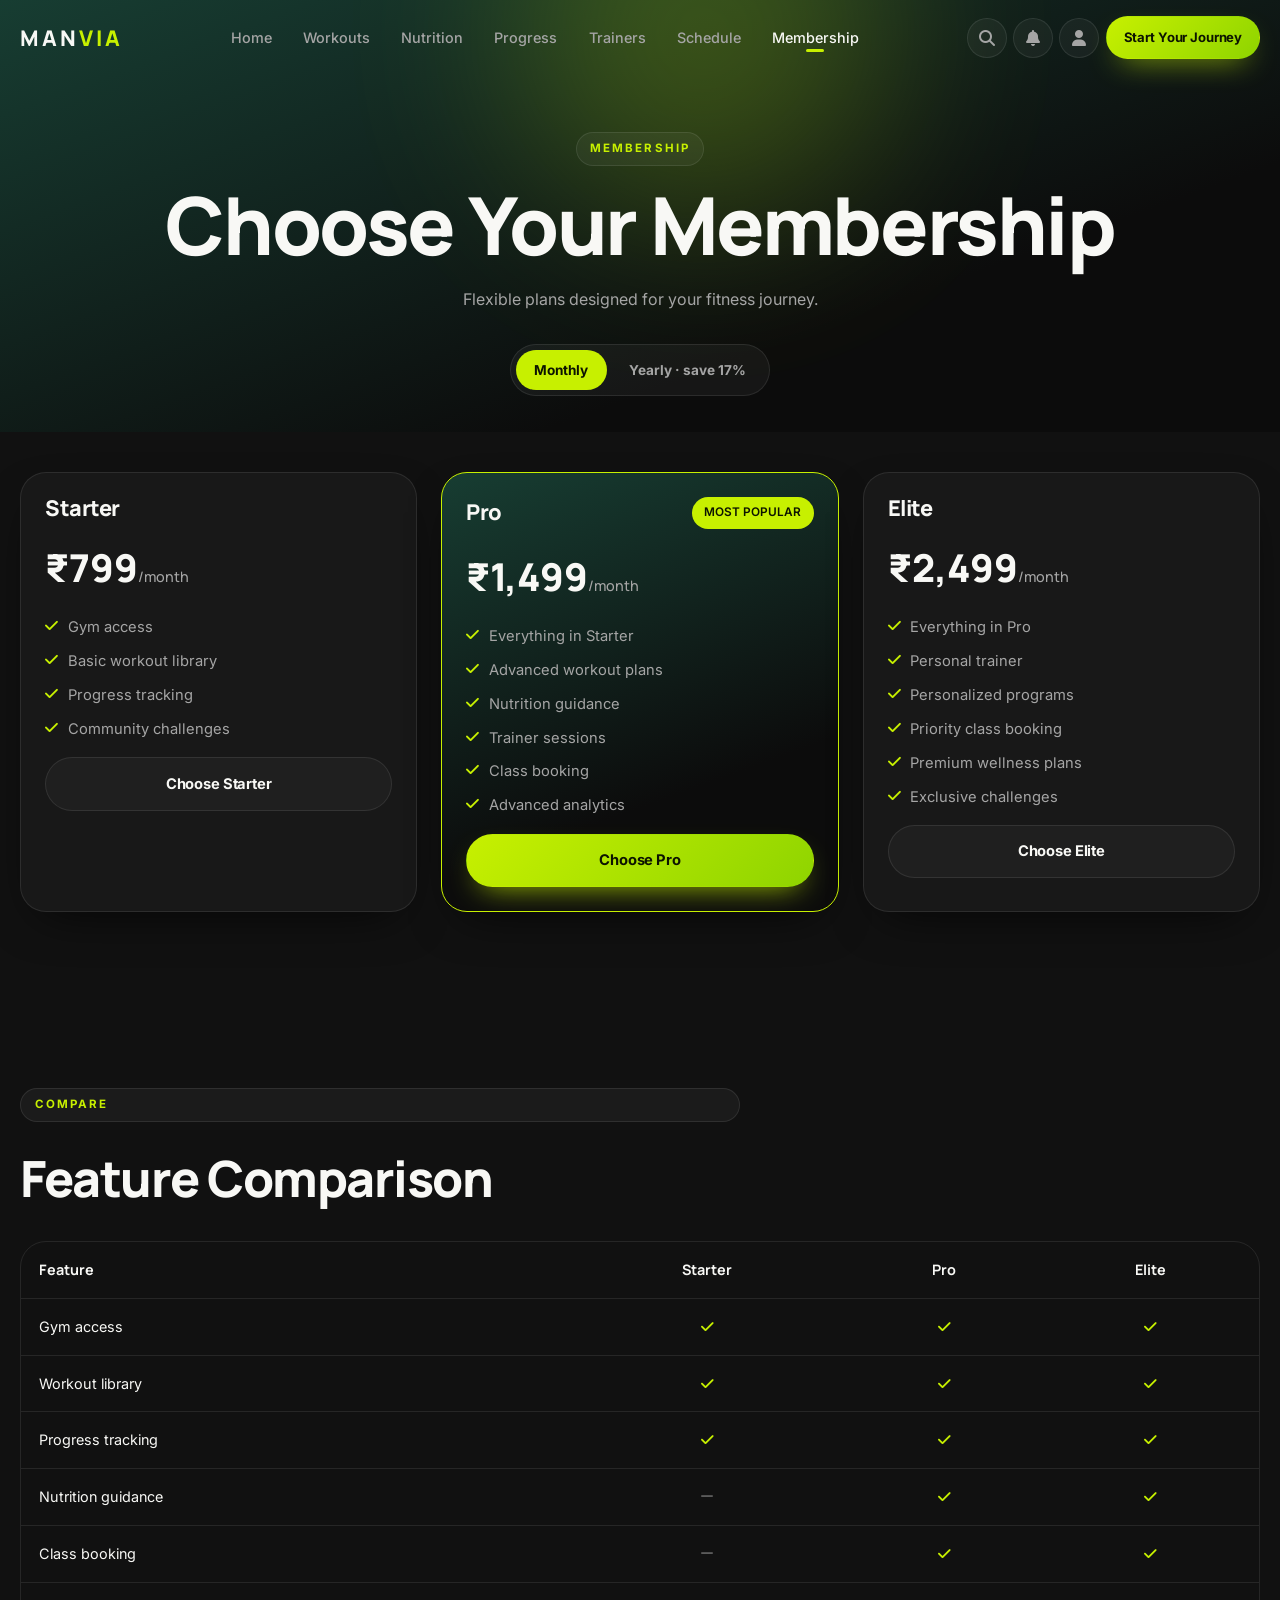
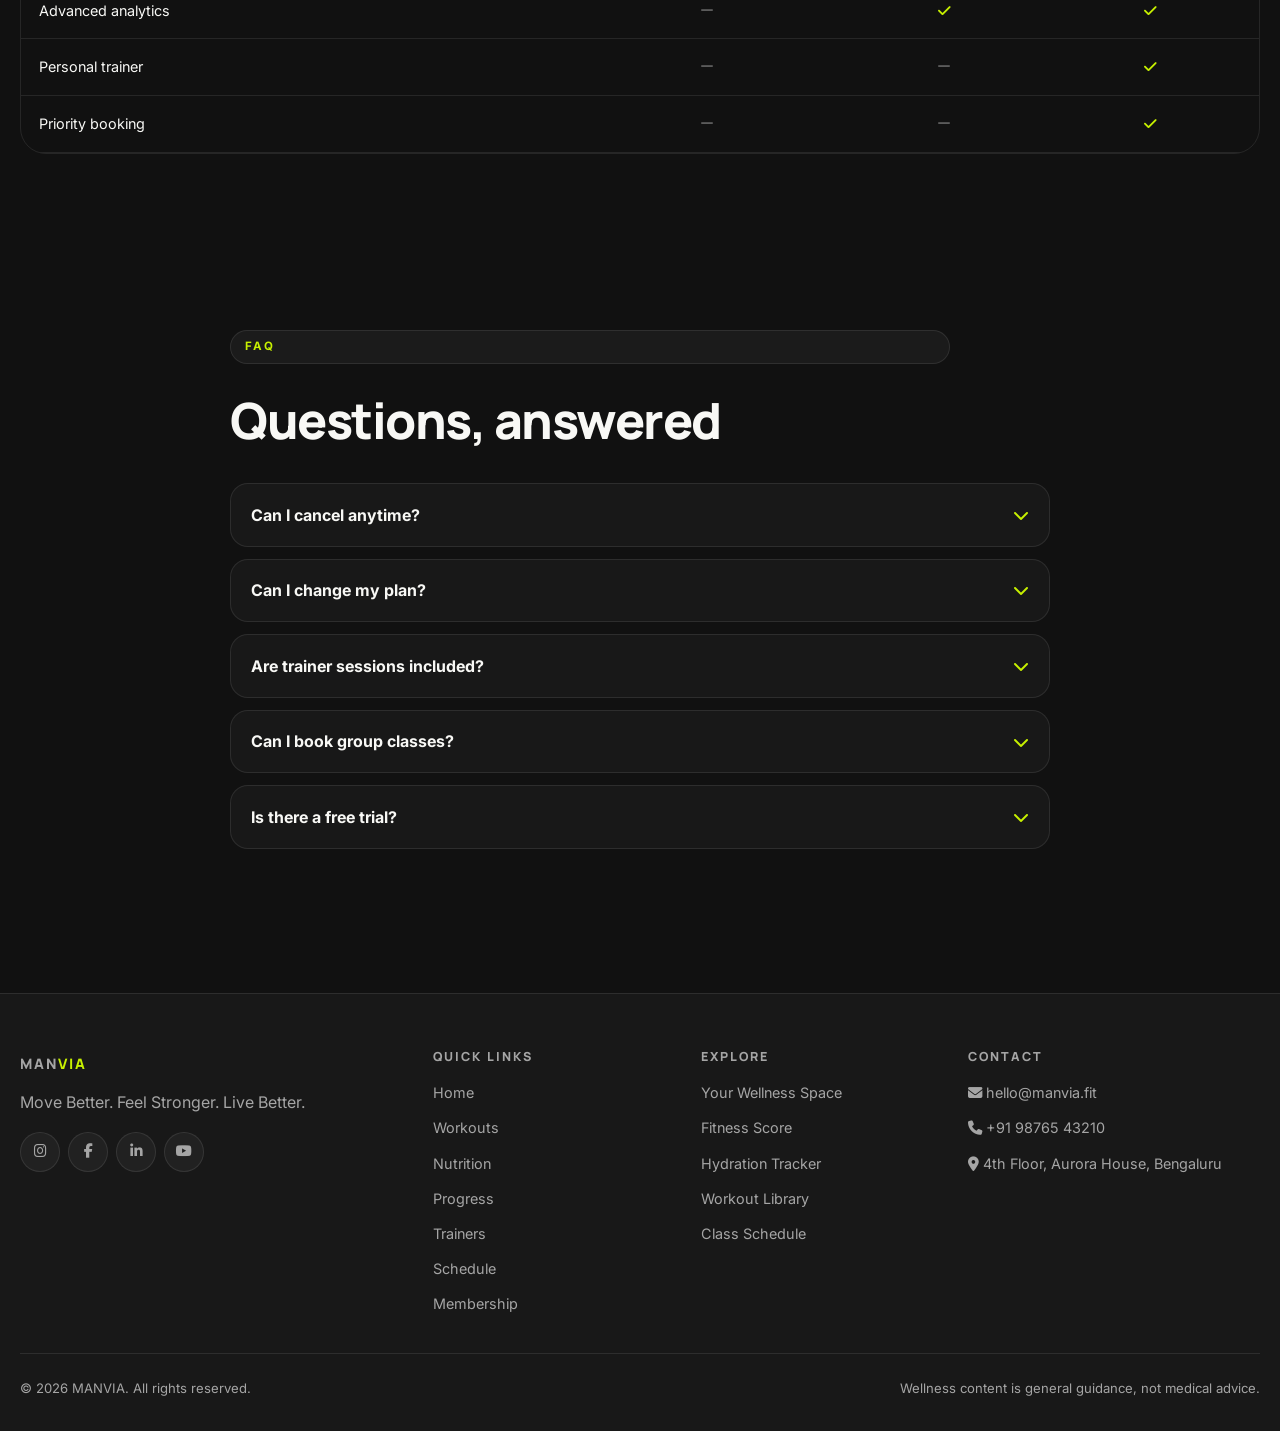
<file: public/manvia/membership.html>
<!DOCTYPE html>
<html lang="en" data-theme="dark">
<head>
  <meta charset="UTF-8" />
  <meta name="viewport" content="width=device-width, initial-scale=1.0" />
  <title>Membership Plans — Starter, Pro &amp; Elite | MANVIA</title>
  <meta name="description" content="Compare MANVIA membership plans: Starter, Pro and Elite. Flexible monthly or yearly billing with trainer sessions, class booking and analytics." />
  <meta property="og:title" content="Membership Plans — Starter, Pro &amp; Elite | MANVIA" />
  <meta property="og:description" content="Flexible fitness memberships with workouts, nutrition guidance, trainers and analytics." />
  <meta property="og:type" content="website" />
  <meta name="twitter:card" content="summary_large_image" />
  <link rel="preconnect" href="https://fonts.googleapis.com" />
  <link rel="preconnect" href="https://fonts.gstatic.com" crossorigin />
  <link href="https://fonts.googleapis.com/css2?family=Manrope:wght@500;700;800&family=Inter:wght@400;500;600;700&display=swap" rel="stylesheet" />
  <link rel="stylesheet" href="https://cdnjs.cloudflare.com/ajax/libs/font-awesome/6.5.2/css/all.min.css" />
  <link rel="stylesheet" href="css/style.css" />
  <link rel="stylesheet" href="css/animations.css" />
  <link rel="stylesheet" href="css/responsive.css" />
</head>
<body>
  <main>
    <section class="page-hero">
      <div class="orb orb-lime" style="top:-160px;left:40%"></div>
      <div class="container" style="position:relative;z-index:2;text-align:center">
        <span class="eyebrow anim-up">Membership</span>
        <h1 class="anim-up delay-1" style="margin:1.1rem 0">Choose Your Membership</h1>
        <p class="lead anim-up delay-2" style="margin-inline:auto">Flexible plans designed for your fitness journey.</p>
        <div class="anim-up delay-3" style="margin-top:2rem">
          <div class="toggle-pill" id="billingToggle">
            <button class="active" data-cycle="monthly">Monthly</button>
            <button data-cycle="yearly">Yearly · save 17%</button>
          </div>
        </div>
      </div>
    </section>

    <section class="section" style="padding-top:2.5rem">
      <div class="container"><div class="grid g-3" id="planGrid"></div></div>
    </section>

    <section class="section">
      <div class="container">
        <div class="section-head reveal"><span class="eyebrow">Compare</span><h2 style="margin-top:.9rem">Feature Comparison</h2></div>
        <div class="table-wrap reveal">
          <table>
            <thead><tr><th>Feature</th><th class="center">Starter</th><th class="center">Pro</th><th class="center">Elite</th></tr></thead>
            <tbody id="compareBody"></tbody>
          </table>
        </div>
      </div>
    </section>

    <section class="section">
      <div class="container" style="max-width:820px">
        <div class="section-head reveal"><span class="eyebrow">FAQ</span><h2 style="margin-top:.9rem">Questions, answered</h2></div>
        <div class="grid" style="gap:.75rem" id="faqList"></div>
      </div>
    </section>
  </main>

  <script src="js/main.js"></script>
  <script src="js/membership.js"></script>
</body>
</html>
</file>
<file: public/manvia/css/style.css>
/* ==========================================================================
   MANVIA — Core stylesheet
   Design tokens, layout primitives, components
   ========================================================================== */

:root {
  /* Brand palette */
  --charcoal: #111111;
  --soft-black: #181818;
  --warm-white: #f8f8f5;
  --lime: #c7f000;
  --gray: #a5a5a5;
  --dark-green: #173d32;

  /* Semantic (dark default) */
  --bg: var(--charcoal);
  --surface: var(--soft-black);
  --surface-2: #1f1f1f;
  --text: var(--warm-white);
  --text-muted: var(--gray);
  --accent: var(--lime);
  --accent-ink: #0d1400;
  --line: rgba(255, 255, 255, 0.09);
  --glass: rgba(255, 255, 255, 0.045);
  --shadow-soft: 0 18px 50px -22px rgba(0, 0, 0, 0.85);
  --shadow-lift: 0 28px 70px -28px rgba(0, 0, 0, 0.9);
  --grad-accent: linear-gradient(135deg, var(--lime), #8fd400);
  --grad-deep: linear-gradient(160deg, var(--dark-green), #0c0c0c 70%);

  /* Spacing / radius */
  --sp-1: 0.5rem;
  --sp-2: 1rem;
  --sp-3: 1.5rem;
  --sp-4: 2.25rem;
  --sp-5: 3.5rem;
  --sp-6: 5.5rem;
  --r-sm: 12px;
  --r-md: 18px;
  --r-lg: 26px;
  --r-xl: 34px;
  --r-full: 999px;
  --maxw: 1280px;
  --nav-h: 76px;
}

/* Light theme */
html[data-theme='light'] {
  --bg: var(--warm-white);
  --surface: #ffffff;
  --surface-2: #f1f1ec;
  --text: #121212;
  --text-muted: #5f6360;
  --line: rgba(17, 17, 17, 0.1);
  --glass: rgba(17, 17, 17, 0.03);
  --shadow-soft: 0 16px 40px -24px rgba(17, 17, 17, 0.35);
  --shadow-lift: 0 26px 60px -28px rgba(17, 17, 17, 0.4);
  --grad-deep: linear-gradient(160deg, #e8efe6, #f8f8f5 70%);
}

/* ---------- Reset ---------- */
*,
*::before,
*::after { box-sizing: border-box; }
* { margin: 0; padding: 0; }
html { scroll-behavior: smooth; -webkit-text-size-adjust: 100%; }
body {
  font-family: 'Inter', system-ui, sans-serif;
  background: var(--bg);
  color: var(--text);
  line-height: 1.65;
  overflow-x: hidden;
  transition: background 0.35s ease, color 0.35s ease;
}
img { display: block; max-width: 100%; }
a { color: inherit; text-decoration: none; }
button, input, select, textarea { font: inherit; color: inherit; }
button { background: none; border: none; cursor: pointer; }
ul { list-style: none; }

/* ---------- Type ---------- */
h1, h2, h3, h4, .display {
  font-family: 'Manrope', 'Inter', sans-serif;
  font-weight: 800;
  line-height: 1.06;
  letter-spacing: -0.03em;
}
h1 { font-size: clamp(2.6rem, 6.4vw, 5rem); }
h2 { font-size: clamp(2rem, 3.9vw, 3.2rem); }
h3 { font-size: clamp(1.15rem, 1.7vw, 1.45rem); letter-spacing: -0.02em; }
p { color: var(--text-muted); }
.lead { font-size: clamp(1rem, 1.25vw, 1.15rem); max-width: 62ch; }

.eyebrow {
  display: inline-flex; align-items: center; gap: 0.5rem;
  font-size: 0.72rem; font-weight: 700; letter-spacing: 0.18em;
  text-transform: uppercase; color: var(--accent);
  padding: 0.4rem 0.85rem; border: 1px solid var(--line);
  border-radius: var(--r-full); background: var(--glass);
}
.accent { color: var(--accent); }
.muted { color: var(--text-muted); }

/* ---------- Layout ---------- */
.container { width: min(100% - 2.5rem, var(--maxw)); margin-inline: auto; }
.section { padding: var(--sp-6) 0; position: relative; }
.section-head { max-width: 720px; margin-bottom: var(--sp-4); display: grid; gap: var(--sp-2); }
.section-head.center { margin-inline: auto; text-align: center; }
.grid { display: grid; gap: var(--sp-3); }
.g-2 { grid-template-columns: repeat(2, 1fr); }
.g-3 { grid-template-columns: repeat(3, 1fr); }
.g-4 { grid-template-columns: repeat(4, 1fr); }
.row { display: flex; gap: var(--sp-2); flex-wrap: wrap; align-items: center; }
.between { justify-content: space-between; }
.divider { height: 1px; background: var(--line); border: 0; }

/* Ambient background shapes */
.orb {
  position: absolute; border-radius: 50%; filter: blur(90px);
  opacity: 0.22; pointer-events: none; z-index: 0;
}
.orb-lime { background: var(--lime); width: 380px; height: 380px; }
.orb-green { background: var(--dark-green); width: 460px; height: 460px; opacity: 0.5; }

/* ---------- Buttons ---------- */
.btn {
  display: inline-flex; align-items: center; justify-content: center; gap: 0.55rem;
  padding: 0.85rem 1.5rem; border-radius: var(--r-full);
  font-weight: 700; font-size: 0.92rem; letter-spacing: -0.01em;
  border: 1px solid transparent; cursor: pointer;
  transition: transform 0.25s ease, box-shadow 0.25s ease, background 0.25s ease, color 0.25s ease, border-color 0.25s ease;
}
.btn:hover { transform: translateY(-2px); }
.btn:active { transform: translateY(0); }
.btn-primary { background: var(--grad-accent); color: var(--accent-ink); box-shadow: 0 12px 30px -14px rgba(199, 240, 0, 0.9); }
.btn-primary:hover { box-shadow: 0 18px 42px -14px rgba(199, 240, 0, 0.95); }
.btn-ghost { border-color: var(--line); background: var(--glass); color: var(--text); backdrop-filter: blur(8px); }
.btn-ghost:hover { border-color: var(--accent); color: var(--accent); }
.btn-dark { background: var(--surface-2); color: var(--text); border-color: var(--line); }
.btn-sm { padding: 0.6rem 1.05rem; font-size: 0.82rem; }
.btn-block { width: 100%; }

/* ---------- Cards ---------- */
.card {
  background: var(--surface); border: 1px solid var(--line);
  border-radius: var(--r-lg); padding: var(--sp-3);
  box-shadow: var(--shadow-soft); position: relative; overflow: hidden;
  transition: transform 0.3s ease, box-shadow 0.3s ease, border-color 0.3s ease;
}
.card-hover:hover { transform: translateY(-6px); border-color: rgba(199, 240, 0, 0.35); box-shadow: var(--shadow-lift); }
.glass { background: var(--glass); backdrop-filter: blur(14px); border: 1px solid var(--line); }

.media {
  position: relative; overflow: hidden; border-radius: var(--r-md);
  aspect-ratio: 4 / 3; background: var(--surface-2);
}
.media img { width: 100%; height: 100%; object-fit: cover; transition: transform 0.75s cubic-bezier(0.2, 0.7, 0.3, 1); }
.card-hover:hover .media img, .media:hover img { transform: scale(1.08); }
.media-overlay {
  position: absolute; inset: 0;
  background: linear-gradient(to top, rgba(0, 0, 0, 0.75), rgba(0, 0, 0, 0.05) 60%);
}

.chip {
  display: inline-flex; align-items: center; gap: 0.35rem;
  padding: 0.32rem 0.7rem; border-radius: var(--r-full);
  font-size: 0.74rem; font-weight: 600; color: var(--text-muted);
  border: 1px solid var(--line); background: var(--glass);
}
.chip-accent { color: var(--accent-ink); background: var(--accent); border-color: transparent; }
.badge-float {
  position: absolute; top: 0.9rem; left: 0.9rem; z-index: 2;
  background: rgba(0, 0, 0, 0.55); color: #fff; backdrop-filter: blur(8px);
}

/* ---------- Navbar ---------- */
.nav {
  position: fixed; top: 0; left: 0; right: 0; z-index: 90;
  height: var(--nav-h); display: flex; align-items: center;
  transition: background 0.35s ease, border-color 0.35s ease, backdrop-filter 0.35s ease;
  border-bottom: 1px solid transparent;
}
.nav.scrolled {
  background: color-mix(in oklab, var(--bg) 82%, transparent);
  backdrop-filter: blur(16px); border-bottom-color: var(--line);
}
.nav-inner { display: flex; align-items: center; gap: var(--sp-3); width: min(100% - 2.5rem, var(--maxw)); margin-inline: auto; }
.logo { font-family: 'Manrope', sans-serif; font-weight: 800; font-size: 1.35rem; letter-spacing: 0.14em; }
.logo span { color: var(--accent); }
.nav-links { display: flex; gap: 0.35rem; margin-inline: auto; }
.nav-links a {
  position: relative; padding: 0.5rem 0.8rem; border-radius: var(--r-full);
  font-size: 0.9rem; font-weight: 500; color: var(--text-muted);
  transition: color 0.25s ease, background 0.25s ease;
}
.nav-links a:hover { color: var(--text); background: var(--glass); }
.nav-links a.active { color: var(--text); }
.nav-links a.active::after {
  content: ''; position: absolute; left: 50%; bottom: 2px; transform: translateX(-50%);
  width: 18px; height: 3px; border-radius: 3px; background: var(--accent);
}
.nav-actions { display: flex; align-items: center; gap: 0.4rem; }
.icon-btn {
  width: 40px; height: 40px; display: grid; place-items: center;
  border-radius: var(--r-full); border: 1px solid var(--line);
  color: var(--text-muted); background: var(--glass);
  transition: color 0.25s ease, border-color 0.25s ease, transform 0.25s ease;
}
.icon-btn:hover { color: var(--accent); border-color: var(--accent); transform: translateY(-2px); }
.hamburger { display: none; }

/* Mobile drawer */
.drawer {
  position: fixed; inset: 0; z-index: 120; display: none;
  background: color-mix(in oklab, var(--bg) 96%, transparent);
  backdrop-filter: blur(18px); padding: 1.6rem 1.4rem 6rem;
  overflow-y: auto;
}
.drawer.open { display: block; animation: fadeIn 0.25s ease both; }
.drawer-links { display: grid; gap: 0.25rem; margin-top: 2rem; }
.drawer-links a {
  padding: 0.95rem 0.4rem; font-size: 1.35rem; font-weight: 700;
  font-family: 'Manrope', sans-serif; border-bottom: 1px solid var(--line);
}
.drawer-links a.active { color: var(--accent); }

/* Mobile bottom bar */
.bottom-nav {
  position: fixed; bottom: 0; left: 0; right: 0; z-index: 110; display: none;
  background: color-mix(in oklab, var(--bg) 92%, transparent);
  backdrop-filter: blur(18px); border-top: 1px solid var(--line);
  padding: 0.5rem 0.4rem calc(0.5rem + env(safe-area-inset-bottom));
}
.bottom-nav ul { display: grid; grid-template-columns: repeat(5, 1fr); }
.bottom-nav a {
  display: grid; justify-items: center; gap: 0.2rem; padding: 0.35rem 0;
  font-size: 0.66rem; color: var(--text-muted); font-weight: 600;
}
.bottom-nav a i { font-size: 1.05rem; }
.bottom-nav a.active { color: var(--accent); }

/* Search overlay */
.search-overlay {
  position: fixed; inset: 0; z-index: 130; display: none;
  background: rgba(0, 0, 0, 0.72); backdrop-filter: blur(10px);
  padding: 12vh 1.25rem;
}
.search-overlay.open { display: block; animation: fadeIn 0.2s ease both; }
.search-panel {
  width: min(100%, 640px); margin-inline: auto; background: var(--surface);
  border: 1px solid var(--line); border-radius: var(--r-lg); padding: 1rem;
  box-shadow: var(--shadow-lift); animation: scaleIn 0.25s ease both;
}
.search-panel input {
  width: 100%; padding: 0.95rem 1rem; border-radius: var(--r-md);
  background: var(--surface-2); border: 1px solid var(--line); outline: none;
}
.search-panel input:focus { border-color: var(--accent); }
.search-results { margin-top: 0.75rem; display: grid; gap: 0.3rem; max-height: 46vh; overflow-y: auto; }
.search-results a { padding: 0.7rem 0.85rem; border-radius: var(--r-sm); display: flex; justify-content: space-between; gap: 1rem; }
.search-results a:hover { background: var(--surface-2); color: var(--accent); }

/* ---------- Hero ---------- */
.hero { position: relative; padding-top: calc(var(--nav-h) + 3.5rem); padding-bottom: var(--sp-6); overflow: hidden; }
.hero-grid { display: grid; grid-template-columns: 1.05fr 0.95fr; gap: var(--sp-4); align-items: center; }
.hero h1 span { display: block; }
.hero-visual { position: relative; }
.hero-visual .media { aspect-ratio: 4 / 4.4; border-radius: var(--r-xl); box-shadow: var(--shadow-lift); }
.float-card {
  position: absolute; z-index: 3; border-radius: var(--r-md);
  padding: 0.9rem 1.1rem; background: rgba(17, 17, 17, 0.62);
  border: 1px solid rgba(255, 255, 255, 0.14); backdrop-filter: blur(14px);
  color: #fff; box-shadow: var(--shadow-lift);
}
.float-card.bottom-left { left: -14px; bottom: 26px; }
.float-card.top-right { right: -14px; top: 34px; }
.float-card strong { font-family: 'Manrope', sans-serif; font-size: 1.05rem; }
.float-card small { color: #cfcfcf; }

/* Page hero (inner pages) */
.page-hero { padding: calc(var(--nav-h) + 3.5rem) 0 var(--sp-4); position: relative; overflow: hidden; background: var(--grad-deep); }

/* ---------- Stats ---------- */
.stat { text-align: center; padding: var(--sp-3) var(--sp-2); }
.stat .num { font-family: 'Manrope', sans-serif; font-size: clamp(2rem, 3.6vw, 3rem); font-weight: 800; color: var(--accent); }
.stat .label { font-size: 0.85rem; color: var(--text-muted); }

/* ---------- Feature / steps ---------- */
.feature-icon {
  width: 48px; height: 48px; border-radius: 14px; display: grid; place-items: center;
  background: rgba(199, 240, 0, 0.12); color: var(--accent); font-size: 1.15rem; margin-bottom: 1rem;
}
.steps { display: grid; grid-template-columns: repeat(4, 1fr); gap: var(--sp-3); position: relative; }
.step .no {
  font-family: 'Manrope', sans-serif; font-size: 2.2rem; font-weight: 800;
  color: transparent; -webkit-text-stroke: 1.4px var(--accent); line-height: 1;
}
.step { padding-top: 1.6rem; border-top: 1px solid var(--line); }

/* ---------- Split ---------- */
.split { display: grid; grid-template-columns: 1fr 1fr; gap: var(--sp-4); align-items: center; }
.split .media { aspect-ratio: 5 / 4; border-radius: var(--r-xl); }

/* ---------- Pricing ---------- */
.price-card { display: grid; gap: 1rem; align-content: start; }
.price-card.featured { border-color: var(--accent); background: var(--grad-deep); }
.price { font-family: 'Manrope', sans-serif; font-size: 2.4rem; font-weight: 800; }
.price small { font-size: 0.9rem; font-weight: 500; color: var(--text-muted); }
.feature-list { display: grid; gap: 0.6rem; }
.feature-list li { display: flex; gap: 0.6rem; font-size: 0.92rem; color: var(--text-muted); }
.feature-list i { color: var(--accent); margin-top: 0.25rem; }

.toggle-pill {
  display: inline-flex; padding: 0.3rem; border-radius: var(--r-full);
  border: 1px solid var(--line); background: var(--glass); gap: 0.25rem;
}
.toggle-pill button { padding: 0.55rem 1.15rem; border-radius: var(--r-full); font-size: 0.85rem; font-weight: 700; color: var(--text-muted); }
.toggle-pill button.active { background: var(--accent); color: var(--accent-ink); }

/* Comparison table */
.table-wrap { overflow-x: auto; border: 1px solid var(--line); border-radius: var(--r-lg); }
table { width: 100%; border-collapse: collapse; min-width: 620px; }
th, td { padding: 1rem 1.1rem; text-align: left; border-bottom: 1px solid var(--line); font-size: 0.9rem; }
th { font-family: 'Manrope', sans-serif; font-weight: 700; }
td.center, th.center { text-align: center; }
tbody tr:hover { background: var(--glass); }
.tick { color: var(--accent); }
.cross { color: var(--text-muted); opacity: 0.5; }

/* Accordion */
.acc-item { border: 1px solid var(--line); border-radius: var(--r-md); background: var(--surface); overflow: hidden; }
.acc-head { width: 100%; display: flex; justify-content: space-between; gap: 1rem; align-items: center; padding: 1.1rem 1.25rem; font-weight: 700; text-align: left; }
.acc-head i { transition: transform 0.3s ease; color: var(--accent); }
.acc-item.open .acc-head i { transform: rotate(180deg); }
.acc-body { max-height: 0; overflow: hidden; transition: max-height 0.35s ease; }
.acc-body p { padding: 0 1.25rem 1.2rem; font-size: 0.92rem; }

/* Testimonials */
.stars { color: var(--accent); font-size: 0.85rem; letter-spacing: 0.1em; }
.avatar { width: 44px; height: 44px; border-radius: 50%; object-fit: cover; }

/* ---------- Filters ---------- */
.filters { display: flex; gap: 0.5rem; flex-wrap: wrap; }
.filter-btn {
  padding: 0.55rem 1.05rem; border-radius: var(--r-full); font-size: 0.85rem; font-weight: 600;
  border: 1px solid var(--line); color: var(--text-muted); background: var(--glass);
  transition: all 0.25s ease;
}
.filter-btn:hover { color: var(--text); border-color: var(--text-muted); }
.filter-btn.active { background: var(--accent); color: var(--accent-ink); border-color: transparent; }

.input {
  width: 100%; padding: 0.8rem 1rem; border-radius: var(--r-md);
  background: var(--surface-2); border: 1px solid var(--line); outline: none; font-size: 0.92rem;
}
.input:focus { border-color: var(--accent); }
label.field { display: grid; gap: 0.4rem; font-size: 0.8rem; font-weight: 600; color: var(--text-muted); }

/* ---------- Modal ---------- */
.modal {
  position: fixed; inset: 0; z-index: 140; display: none;
  background: rgba(0, 0, 0, 0.72); backdrop-filter: blur(8px);
  padding: 5vh 1.25rem; overflow-y: auto;
}
.modal.open { display: block; animation: fadeIn 0.2s ease both; }
.modal-panel {
  width: min(100%, 720px); margin-inline: auto; background: var(--surface);
  border: 1px solid var(--line); border-radius: var(--r-lg);
  box-shadow: var(--shadow-lift); overflow: hidden; animation: scaleIn 0.28s ease both;
}
.modal-body { padding: var(--sp-3); display: grid; gap: 1rem; }
.modal-close {
  position: absolute; top: 1rem; right: 1rem; z-index: 4;
  width: 38px; height: 38px; border-radius: 50%; display: grid; place-items: center;
  background: rgba(0, 0, 0, 0.55); color: #fff; backdrop-filter: blur(8px);
}
.modal-hero { position: relative; height: 220px; }
.modal-hero img { width: 100%; height: 100%; object-fit: cover; }

/* Exercise list */
.ex-row { display: flex; justify-content: space-between; gap: 1rem; padding: 0.8rem 0; border-bottom: 1px solid var(--line); font-size: 0.9rem; }
.ex-row:last-child { border-bottom: 0; }

/* Timer */
.timer-display { font-family: 'Manrope', sans-serif; font-size: 3.4rem; font-weight: 800; letter-spacing: -0.04em; }

/* ---------- Progress bars ---------- */
.bar { height: 8px; border-radius: var(--r-full); background: var(--surface-2); overflow: hidden; }
.bar > span { display: block; height: 100%; border-radius: inherit; background: var(--grad-accent); width: 0; transition: width 1.1s cubic-bezier(0.2, 0.7, 0.3, 1); }

.ring { display: grid; place-items: center; position: relative; }
.ring svg { transform: rotate(-90deg); }
.ring .track { stroke: var(--surface-2); }
.ring .value { stroke: var(--accent); stroke-linecap: round; transition: stroke-dashoffset 1.2s cubic-bezier(0.2, 0.7, 0.3, 1); }
.ring .ring-label { position: absolute; text-align: center; font-family: 'Manrope', sans-serif; font-weight: 800; }

/* ---------- Water tracker ---------- */
.glasses { display: flex; gap: 0.6rem; flex-wrap: wrap; }
.glass {
  width: 54px; height: 72px; border-radius: 10px 10px 16px 16px;
  border: 1px solid var(--line); background: var(--surface-2); color: var(--text-muted);
  display: grid; place-items: center; font-size: 1.15rem; transition: all 0.28s ease;
}
.glass:hover { transform: translateY(-3px); border-color: var(--accent); }
.glass.filled { background: rgba(199, 240, 0, 0.14); color: var(--accent); border-color: var(--accent); }

/* ---------- Schedule ---------- */
.day-tabs { display: flex; gap: 0.45rem; overflow-x: auto; padding-bottom: 0.35rem; }
.class-row { display: grid; grid-template-columns: 110px 1.4fr 1fr 0.8fr auto; gap: 1rem; align-items: center; padding: 1rem 1.15rem; border: 1px solid var(--line); border-radius: var(--r-md); background: var(--surface); }
.class-row + .class-row { margin-top: 0.7rem; }
.class-time { font-family: 'Manrope', sans-serif; font-weight: 800; color: var(--accent); }

/* ---------- Achievements ---------- */
.achv { text-align: center; display: grid; gap: 0.5rem; justify-items: center; padding: 1.4rem 1rem; }
.achv .ico { width: 56px; height: 56px; border-radius: 50%; display: grid; place-items: center; background: rgba(199, 240, 0, 0.12); color: var(--accent); font-size: 1.3rem; }
.achv.locked { opacity: 0.42; filter: grayscale(1); }

/* ---------- Toggle switch ---------- */
.switch { width: 48px; height: 28px; border-radius: var(--r-full); background: var(--surface-2); border: 1px solid var(--line); position: relative; transition: background 0.25s ease; flex: none; }
.switch::after { content: ''; position: absolute; top: 3px; left: 3px; width: 20px; height: 20px; border-radius: 50%; background: var(--text-muted); transition: transform 0.25s ease, background 0.25s ease; }
.switch.on { background: rgba(199, 240, 0, 0.2); border-color: var(--accent); }
.switch.on::after { transform: translateX(20px); background: var(--accent); }
.setting-row { display: flex; align-items: center; justify-content: space-between; gap: 1rem; padding: 1rem 0; border-bottom: 1px solid var(--line); }
.setting-row:last-child { border-bottom: 0; }

/* Selectable option cards */
.option {
  border: 1px solid var(--line); border-radius: var(--r-md); padding: 1.1rem;
  background: var(--surface); text-align: left; display: grid; gap: 0.35rem;
  transition: all 0.25s ease; cursor: pointer; width: 100%;
}
.option:hover { transform: translateY(-3px); border-color: var(--text-muted); }
.option.selected { border-color: var(--accent); background: rgba(199, 240, 0, 0.07); }
.option strong { font-family: 'Manrope', sans-serif; }

/* ---------- Toast ---------- */
.toast-wrap { position: fixed; right: 1.2rem; bottom: 1.2rem; z-index: 200; display: grid; gap: 0.6rem; }
.toast {
  display: flex; align-items: center; gap: 0.7rem; min-width: 240px; max-width: 340px;
  padding: 0.9rem 1.1rem; border-radius: var(--r-md); background: var(--surface);
  border: 1px solid var(--line); border-left: 3px solid var(--accent);
  box-shadow: var(--shadow-lift); font-size: 0.9rem; font-weight: 600;
  animation: toastIn 0.35s cubic-bezier(0.2, 0.8, 0.3, 1) both;
}
.toast i { color: var(--accent); }
.toast.hide { animation: toastOut 0.3s ease forwards; }

/* ---------- CTA ---------- */
.cta-band {
  border-radius: var(--r-xl); padding: clamp(2.5rem, 6vw, 5rem);
  background: var(--grad-deep); border: 1px solid var(--line);
  text-align: center; position: relative; overflow: hidden;
}

/* ---------- Footer ---------- */
.footer { border-top: 1px solid var(--line); padding: var(--sp-5) 0 2rem; margin-top: var(--sp-5); background: var(--surface); }
.footer-grid { display: grid; grid-template-columns: 1.6fr 1fr 1fr 1.2fr; gap: var(--sp-3); }
.footer h4 { font-size: 0.78rem; letter-spacing: 0.16em; text-transform: uppercase; color: var(--text-muted); margin-bottom: 1rem; }
.footer a { font-size: 0.9rem; color: var(--text-muted); transition: color 0.2s ease; }
.footer a:hover { color: var(--accent); }
.footer li + li { margin-top: 0.55rem; }
.socials { display: flex; gap: 0.5rem; margin-top: 1rem; }
.footer-bottom { margin-top: var(--sp-4); padding-top: 1.5rem; border-top: 1px solid var(--line); display: flex; justify-content: space-between; gap: 1rem; flex-wrap: wrap; font-size: 0.82rem; color: var(--text-muted); }

/* Charts */
.chart-box { position: relative; height: 300px; }
.chart-box.sm { height: 240px; }

.note { font-size: 0.8rem; color: var(--text-muted); border-left: 2px solid var(--accent); padding-left: 0.85rem; }
</file>
<file: public/manvia/css/animations.css>
/* ==========================================================================
   MANVIA — Animations
   ========================================================================== */

@keyframes fadeIn { from { opacity: 0; } to { opacity: 1; } }
@keyframes fadeUp { from { opacity: 0; transform: translateY(24px); } to { opacity: 1; transform: none; } }
@keyframes scaleIn { from { opacity: 0; transform: scale(0.96); } to { opacity: 1; transform: scale(1); } }
@keyframes slideRight { from { opacity: 0; transform: translateX(-26px); } to { opacity: 1; transform: none; } }
@keyframes floaty { 0%, 100% { transform: translateY(0); } 50% { transform: translateY(-10px); } }
@keyframes slowZoom { from { transform: scale(1); } to { transform: scale(1.08); } }
@keyframes toastIn { from { opacity: 0; transform: translateX(40px) translateY(10px); } to { opacity: 1; transform: none; } }
@keyframes toastOut { to { opacity: 0; transform: translateX(40px); } }
@keyframes pulseRing { 0% { box-shadow: 0 0 0 0 rgba(199, 240, 0, 0.35); } 70% { box-shadow: 0 0 0 14px rgba(199, 240, 0, 0); } 100% { box-shadow: 0 0 0 0 rgba(199, 240, 0, 0); } }

/* Scroll reveal */
.reveal { opacity: 0; transform: translateY(26px); transition: opacity 0.7s ease, transform 0.7s cubic-bezier(0.2, 0.7, 0.3, 1); }
.reveal.in { opacity: 1; transform: none; }
.reveal.d1 { transition-delay: 0.08s; }
.reveal.d2 { transition-delay: 0.16s; }
.reveal.d3 { transition-delay: 0.24s; }
.reveal.d4 { transition-delay: 0.32s; }

/* Entrance helpers */
.anim-up { animation: fadeUp 0.85s cubic-bezier(0.2, 0.7, 0.3, 1) both; }
.anim-in { animation: scaleIn 0.8s cubic-bezier(0.2, 0.7, 0.3, 1) both; }
.delay-1 { animation-delay: 0.12s; }
.delay-2 { animation-delay: 0.24s; }
.delay-3 { animation-delay: 0.36s; }
.delay-4 { animation-delay: 0.48s; }

.float-anim { animation: floaty 5.5s ease-in-out infinite; }
.hero-visual .media img { animation: slowZoom 14s ease-out both; }
.pulse-dot { animation: pulseRing 2.4s ease-out infinite; }

.hover-lift { transition: transform 0.3s ease, box-shadow 0.3s ease; }
.hover-lift:hover { transform: translateY(-6px); box-shadow: var(--shadow-lift); }

@media (prefers-reduced-motion: reduce) {
  *, *::before, *::after { animation-duration: 0.01ms !important; animation-iteration-count: 1 !important; transition-duration: 0.01ms !important; }
  .reveal { opacity: 1; transform: none; }
}
</file>
<file: public/manvia/css/responsive.css>
/* ==========================================================================
   MANVIA — Responsive rules
   Desktop 1200px+, Tablet 768–1199px, Mobile <768px
   ========================================================================== */

@media (max-width: 1199px) {
  :root { --sp-6: 4.25rem; }
  .g-4 { grid-template-columns: repeat(2, 1fr); }
  .g-3 { grid-template-columns: repeat(2, 1fr); }
  .steps { grid-template-columns: repeat(2, 1fr); }
  .footer-grid { grid-template-columns: 1fr 1fr; }
  .nav-links { display: none; }
  .hamburger { display: grid; }
  .hero-grid { grid-template-columns: 1fr; }
  .hero-visual .media { aspect-ratio: 4 / 3.4; }
  .class-row { grid-template-columns: 100px 1fr auto; }
}

@media (max-width: 900px) {
  .split { grid-template-columns: 1fr; }
  .g-2 { grid-template-columns: 1fr; }
}

@media (max-width: 767px) {
  :root { --sp-5: 2.75rem; --sp-6: 3.25rem; --nav-h: 66px; }
  body { padding-bottom: 74px; }
  .container { width: min(100% - 1.75rem, var(--maxw)); }
  .g-2, .g-3, .g-4, .steps { grid-template-columns: 1fr; }
  .footer-grid { grid-template-columns: 1fr; }
  .bottom-nav { display: block; }
  .nav-actions .icon-btn.desk-only { display: none; }
  .hero { padding-top: calc(var(--nav-h) + 2rem); }
  .float-card.bottom-left { left: 8px; bottom: 12px; }
  .float-card.top-right { right: 8px; top: 14px; }
  .btn { padding: 0.85rem 1.35rem; min-height: 46px; }
  .card { padding: var(--sp-2); }
  .step { border-top: 0; border-left: 1px solid var(--line); padding: 0 0 0 1.2rem; }
  .class-row { grid-template-columns: 1fr; text-align: left; }
  .chart-box { height: 260px; }
  .timer-display { font-size: 2.6rem; }
  .glass-item, .glasses .glass { width: 48px; height: 64px; }
  .modal { padding: 2vh 0.85rem 6rem; }
  .footer { margin-bottom: 0; }
}

@media (max-width: 420px) {
  .glasses { justify-content: space-between; }
  .glass { width: 46px; height: 60px; }
}

/* Utility: hide the nav CTA on small screens */
@media (max-width: 900px) { .hide-sm { display: none; } }
</file>
